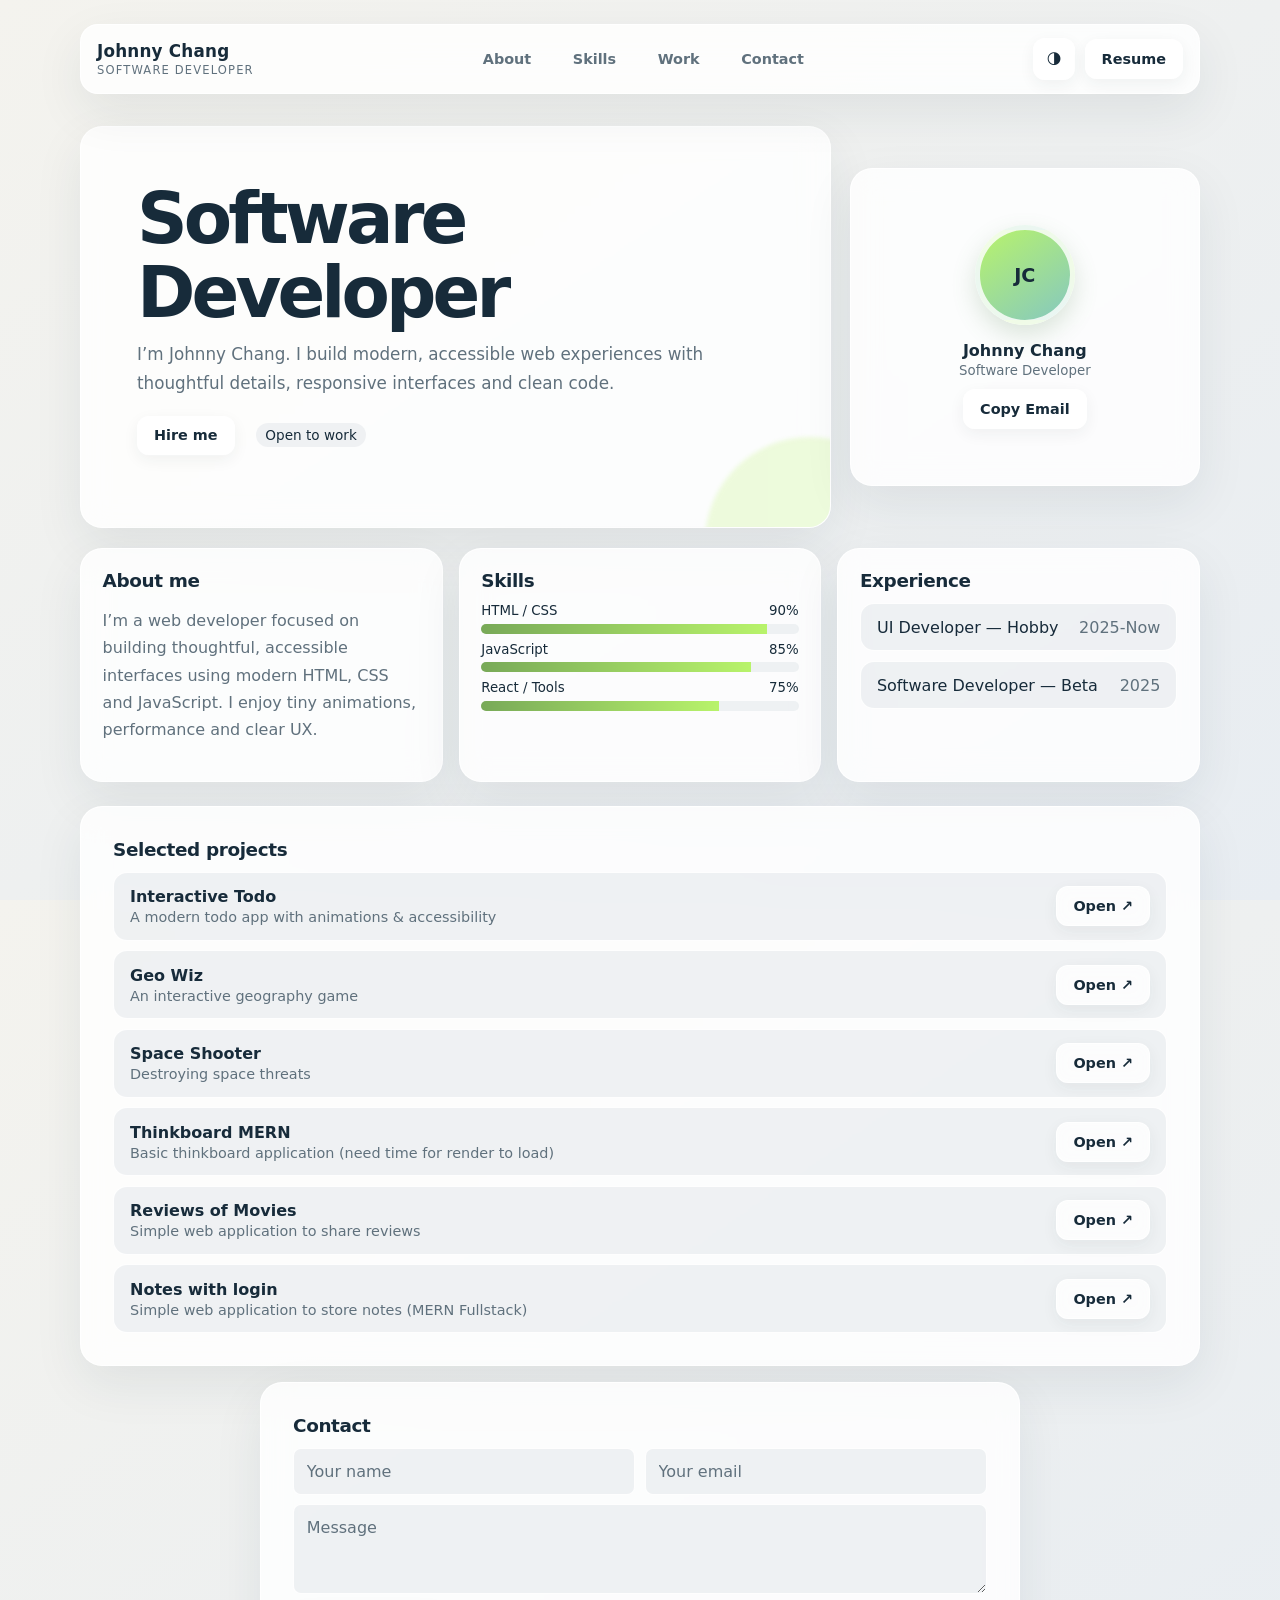
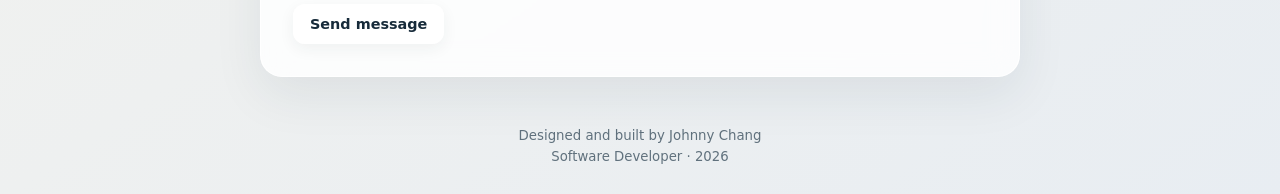
<file: index.html>
<!doctype html>
<html lang="en">
<head>
  <meta charset="utf-8" />
  <meta name="viewport" content="width=device-width,initial-scale=1" />
  <title>Johnny Chang — Software Developer</title>
  <meta name="description" content="Johnny Chang is a software developer building thoughtful, accessible web experiences." />
  <style>
    :root{
      --bg: linear-gradient(135deg,#e6e0d4 0%, #f7efe6 100%);
      --glass: rgba(255,255,255,0.55);
      --glass-2: rgba(255,255,255,0.12);
      --accent:  #3f3f76;
      --muted: #6b6b6b;
      --radius: 14px;
      --max-width: 1100px;
      --glass-border: rgba(255,255,255,0.6);
    }
    [data-theme='dark']{
      --bg: linear-gradient(135deg,#0f1020 0%, #111227 100%);
      --glass: rgba(255,255,255,0.03);
      --glass-2: rgba(255,255,255,0.04);
      --accent: #7bd389;
      --muted: #9aa0b4;
      --glass-border: rgba(255,255,255,0.06);
    }

    *{box-sizing:border-box}
    html,body{height:100%;}
    body{
      margin:0;
      min-height:100%;
      font-family: Inter, system-ui, -apple-system, 'Segoe UI', Roboto, 'Helvetica Neue', Arial;
      background: var(--bg);
      -webkit-font-smoothing:antialiased;
      -moz-osx-font-smoothing:grayscale;
      color: var(--accent);
      display:flex;
      justify-content:center;
      padding:3rem 1rem;
    }

    .wrap{
      width:100%;
      max-width:var(--max-width);
    }

    header{
      display:flex;
      align-items:center;
      justify-content:space-between;
      gap:1rem;
      margin-bottom:2rem;
    }

    nav{display:flex;gap:1rem;align-items:center}
    .logo{
      display:flex;flex-direction:column;gap:2px;font-weight:700;letter-spacing:0.2px
    }
    .logo small{font-weight:400;color:var(--muted);font-size:.8rem}

    .nav-links a{color:var(--muted);text-decoration:none;padding:.5rem .8rem;border-radius:10px;transition:all .2s}
    .nav-links a:hover{background:var(--glass-2);color:var(--accent)}

    .controls{display:flex;align-items:center;gap:.6rem}
    .btn{
      background:var(--glass);
      border:1px solid var(--glass-border);
      padding:.5rem .8rem;border-radius:12px;cursor:pointer;
      backdrop-filter: blur(8px);
      transition:transform .15s, box-shadow .15s;
    }
    .btn:active{transform:translateY(1px)}

    /* Hero */
    .hero{
      display:grid;grid-template-columns:1fr 360px;gap:2rem;align-items:center;margin-bottom:1.5rem;
    }
    .card-hero{
      background:var(--glass);
      border:1px solid var(--glass-border);
      border-radius:var(--radius);
      padding:2rem;backdrop-filter: blur(10px);
      box-shadow: 0 6px 30px rgba(0,0,0,0.06);
    }
    h1{margin:0;font-size:1.85rem}
    .intro{color:var(--muted);margin-top:.6rem;line-height:1.5}
    .typing{color:var(--accent);font-weight:600}

    /* profile card */
    .profile{
      display:flex;flex-direction:column;align-items:center;gap:1rem;padding:1.2rem;text-align:center;
    }
    .avatar{
      width:110px;height:110px;border-radius:50%;background:linear-gradient(135deg,#9ab3ff,#a0ffd6);display:grid;place-items:center;font-weight:700;color:white;font-size:1.2rem;border:3px solid rgba(255,255,255,0.6)
    }
    .profile small{color:var(--muted)}

    /* Cards grid */
    .grid{display:grid;grid-template-columns:repeat(3,1fr);gap:1rem;margin-bottom:1.5rem}
    @media (max-width:900px){.hero{grid-template-columns:1fr;}.grid{grid-template-columns:repeat(2,1fr)}.profile{flex-direction:row;gap:1rem;padding:1rem}}
    @media (max-width:560px){.grid{grid-template-columns:1fr}}

    .glass-card{
      background:linear-gradient(180deg, rgba(255,255,255,0.45), rgba(255,255,255,0.12));
      border-radius:12px;padding:1rem;border:1px solid var(--glass-border);backdrop-filter: blur(8px);
      transition:transform .25s, box-shadow .25s;
    }
    .glass-card:hover{transform:translateY(-6px);box-shadow:0 12px 30px rgba(0,0,0,0.08)}

    .skills .bar{height:10px;border-radius:999px;background:linear-gradient(90deg,var(--glass-2),var(--glass));overflow:hidden}
    .skills .bar > i{display:block;height:100%;background:linear-gradient(90deg,var(--accent) 0%, #6bd3c5 100%);width:0;transition:width .8s ease}

    /* Experience list */
    .list{display:flex;flex-direction:column;gap:.6rem}
    .list-item{display:flex;justify-content:space-between;align-items:center;padding:.6rem;border-radius:8px;background:rgba(255,255,255,0.03);border:1px solid var(--glass-border)}

    /* Contact */
    form{display:flex;flex-direction:column;gap:.6rem}
    input,textarea{padding:.8rem;border-radius:8px;border:1px solid rgba(0,0,0,0.06);resize:vertical}
    textarea{min-height:90px}

    /* Footer */
    footer{margin-top:1.5rem;text-align:center;color:var(--muted)}

    /* small utilities */
    .chip{display:inline-block;padding:.25rem .6rem;border-radius:999px;background:rgba(0,0,0,0.04);font-size:.85rem}

    /* modal */
    .modal{position:fixed;inset:0;display:none;place-items:center;background:linear-gradient(180deg, rgba(0,0,0,0.25), rgba(0,0,0,0.45));}
    .modal.open{display:grid}
    .modal-card{width:90%;max-width:720px;background:var(--glass);padding:1.2rem;border-radius:12px;border:1px solid var(--glass-border);}

    /* toast */
    .toast{position:fixed;right:1rem;bottom:1rem;background:var(--accent);color:white;padding:.6rem 1rem;border-radius:10px;box-shadow:0 8px 20px rgba(0,0,0,0.2);display:none}
    .toast.show{display:inline-block}

    /* accessibility focus */
    a:focus,button:focus,input:focus,select:focus{outline:3px solid rgba(123,211,137,0.18);outline-offset:2px}

    :root{
      --bg:linear-gradient(145deg,#f4f3ee 0%,#e8edf2 100%);
      --glass:rgba(255,255,255,.82);
      --glass-2:rgba(79,98,125,.08);
      --accent:#172b3a;
      --muted:#60717d;
      --glass-border:rgba(255,255,255,.9);
      --radius:22px;
      --max-width:1120px;
      --highlight:#b8f36b;
      --shadow:0 18px 50px rgba(27,45,59,.08);
    }
    [data-theme='dark']{
      --bg:linear-gradient(145deg,#111a20 0%,#17242b 100%);
      --glass:rgba(31,46,54,.88);
      --glass-2:rgba(255,255,255,.06);
      --accent:#f0f5f2;
      --muted:#a4b4bb;
      --glass-border:rgba(255,255,255,.09);
      --highlight:#b8f36b;
      --shadow:0 18px 50px rgba(0,0,0,.2);
    }
    html{scroll-behavior:smooth}
    body{
      min-height:100vh;
      padding:1.5rem 1.25rem 3rem;
      background:var(--bg);
      color:var(--accent);
    }
    .wrap{max-width:var(--max-width)}
    header{
      position:sticky;
      top:1rem;
      z-index:5;
      padding:.8rem 1rem;
      margin-bottom:2rem;
      border:1px solid var(--glass-border);
      border-radius:18px;
      background:var(--glass);
      box-shadow:var(--shadow);
      backdrop-filter:blur(16px);
    }
    .logo{gap:.15rem}
    .logo small{font-size:.72rem;letter-spacing:.1em;text-transform:uppercase}
    .nav-links a{font-size:.9rem;font-weight:600}
    .btn{
      display:inline-flex;
      align-items:center;
      justify-content:center;
      gap:.4rem;
      color:var(--accent);
      font:inherit;
      font-size:.9rem;
      font-weight:650;
      text-decoration:none;
      padding:.68rem 1rem;
      border:1px solid var(--glass-border);
      border-radius:12px;
      background:var(--glass);
      box-shadow:0 5px 16px rgba(27,45,59,.06);
    }
    .btn:hover{transform:translateY(-2px);box-shadow:0 9px 22px rgba(27,45,59,.1)}
    .controls .btn:first-child{width:42px;height:42px;padding:.5rem}
    .hero{grid-template-columns:minmax(0,1.5fr) minmax(240px,.7fr);gap:1.2rem;margin-bottom:1.2rem}
    .card-hero,.glass-card{
      background:var(--glass);
      border:1px solid var(--glass-border);
      border-radius:var(--radius);
      box-shadow:var(--shadow);
      backdrop-filter:blur(14px);
    }
    .glass-card{background:var(--glass)}
    .card-hero{padding:clamp(1.5rem,5vw,3.5rem)}
    .card-hero:first-child{position:relative;overflow:hidden}
    .card-hero:first-child:after{
      position:absolute;
      content:"";
      width:210px;
      height:210px;
      right:-85px;
      bottom:-120px;
      border-radius:50%;
      background:var(--highlight);
      opacity:.22;
      filter:blur(2px);
    }
    h1{max-width:680px;font-size:clamp(2.4rem,6vw,4.4rem);line-height:1.05;letter-spacing:-.055em}
    .typing{color:#4d7b3a}
    [data-theme='dark'] .typing{color:var(--highlight)}
    .intro{max-width:620px;font-size:1.05rem;line-height:1.75}
    .profile{justify-content:center;min-height:250px}
    .avatar{
      width:100px;height:100px;
      color:#172b3a;
      background:linear-gradient(145deg,#b8f36b,#85c8c0);
      border:5px solid var(--glass);
      box-shadow:0 10px 24px rgba(84,130,79,.2);
    }
    .grid{grid-template-columns:repeat(3,minmax(0,1fr));gap:1rem}
    .glass-card{padding:1.35rem}
    .glass-card h3{margin:0 0 .75rem;font-size:1.15rem;letter-spacing:-.02em}
    .muted,.list-item .muted{color:var(--muted)}
    .glass-card p{line-height:1.7}
    .skills .bar{margin-top:.35rem;background:var(--glass-2)}
    .skills .bar>i{background:linear-gradient(90deg,#78a958,var(--highlight))}
    .list-item{
      gap:1rem;
      padding:.85rem 1rem;
      border:1px solid var(--glass-border);
      border-radius:14px;
      background:var(--glass-2);
    }
    #work .glass-card{padding:clamp(1.2rem,4vw,2rem)}
    #work .list-item strong{display:block;margin-bottom:.2rem}
    #contact .glass-card{max-width:760px;margin:auto;padding:clamp(1.2rem,4vw,2rem)}
    #contact form{display:grid;grid-template-columns:1fr 1fr}
    #contact textarea,#contact form>div{grid-column:1/-1}
    #contact input,#contact textarea{
      width:100%;
      color:var(--accent);
      font:inherit;
      border:1px solid var(--glass-border);
      background:var(--glass-2);
    }
    #contact input::placeholder,#contact textarea::placeholder{color:var(--muted)}
    .chip{color:var(--accent);background:var(--glass-2)}
    footer{padding:1.5rem 0}
    footer h5{margin:.35rem 0;font-weight:500}
    .modal{z-index:10;backdrop-filter:blur(8px)}
    .modal-card{color:var(--accent);box-shadow:var(--shadow)}
    .toast{z-index:20}
    a:focus-visible,button:focus-visible,input:focus-visible,textarea:focus-visible{
      outline:3px solid #78a958;
      outline-offset:3px;
    }
    @media(max-width:760px){
      body{padding:1rem .8rem 2rem}
      header{position:static;flex-wrap:wrap}
      .hero{grid-template-columns:1fr}
      .profile{flex-direction:row}
      .grid{grid-template-columns:1fr 1fr}
    }
    @media(max-width:560px){
      header{gap:.75rem}
      nav{order:3;width:100%;justify-content:space-between}
      .nav-links a{padding:.45rem .35rem;font-size:.82rem}
      .controls{margin-left:auto}
      .grid{grid-template-columns:1fr}
      #contact form{grid-template-columns:1fr}
      #contact textarea,#contact form>div{grid-column:auto}
      .list-item{gap:.6rem}
    }
    @media(prefers-reduced-motion:reduce){
      *,*::before,*::after{scroll-behavior:auto!important;animation-duration:.01ms!important;transition-duration:.01ms!important}
    }
  </style>
</head>
<body>
  <div class="wrap" id="app">
    <header>
      <div class="logo">
        <div style="font-size:1.05rem">Johnny Chang</div>
        <small>Software Developer</small>
      </div>

      <nav class="nav-links" aria-label="Main Navigation">
        <a href="#about">About</a>
        <a href="#skills">Skills</a>
        <a href="#work">Work</a>
        <a href="#contact">Contact</a>
      </nav>

      <div class="controls">
        <button class="btn" id="themeToggle" aria-pressed="false" title="Toggle theme">🌗</button>
        <button class="btn" id="resumeBtn">Resume</button>
      </div>
    </header>

    <main>
      <section class="hero">
        <div class="card-hero">
          <h1>Software Developer</h1>
          <p class="intro">I’m Johnny Chang. I build modern, accessible web experiences with thoughtful details, responsive interfaces and clean code.</p>

          <p style="margin-top:1rem"><a class="btn" href="#contact">Hire me</a> <span style="margin-left:1rem" class="chip">Open to work</span></p>
        </div>

        <aside class="card-hero profile">
          <div class="avatar">JC</div>
          <div>
            <div style="font-weight:700">Johnny Chang</div>
            <small>Software Developer</small>
            <div style="margin-top:.6rem"><button class="btn" id="copyEmail">Copy Email</button></div>
          </div>
        </aside>
      </section>

      <section id="about" class="grid">
        <div class="glass-card" id="skills">
          <h3>About me</h3>
          <p class="muted">I’m a web developer focused on building thoughtful, accessible interfaces using modern HTML, CSS and JavaScript. I enjoy tiny animations, performance and clear UX.</p>
        </div>

        <div class="glass-card">
          <h3>Skills</h3>
          <div class="skills">
            <div style="display:flex;justify-content:space-between"><small>HTML / CSS</small><small>90%</small></div>
            <div class="bar" aria-hidden><i data-width="90"></i></div>

            <div style="display:flex;justify-content:space-between;margin-top:.5rem"><small>JavaScript</small><small>85%</small></div>
            <div class="bar" aria-hidden><i data-width="85"></i></div>

            <div style="display:flex;justify-content:space-between;margin-top:.5rem"><small>React / Tools</small><small>75%</small></div>
            <div class="bar" aria-hidden><i data-width="75"></i></div>
          </div>
        </div>

        <div class="glass-card">
          <h3>Experience</h3>
          <div class="list">
            <div class="list-item"><div>UI Developer — Hobby</div><div class="muted">2025-Now</div></div>
            <div class="list-item"><div>Software Developer — Beta</div><div class="muted">2025</div></div>
          </div>
        </div>
      </section>

      <section id="work" style="margin-top:1rem">
        <div class="glass-card">
          <h3>Selected projects</h3>
          <div style="display:flex;flex-direction:column;gap:.6rem;margin-top:.6rem">
            <article class="list-item" tabindex="0">
              <div>
                <strong>Interactive Todo</strong>
                <div style="color:var(--muted);font-size:.9rem">A modern todo app with animations & accessibility</div>
              </div>
              <a class="btn" href="todo.html">Open ↗</a>
            </article>

            <article class="list-item" tabindex="0">
              <div>
                <strong>Geo Wiz</strong>
                <div style="color:var(--muted);font-size:.9rem">An interactive geography game</div>
              </div>
              <a class="btn" href="https://johnny-chang-hkr.github.io/GeoWiz.github.io/">Open ↗</a>
            </article>
            
            <article class="list-item" tabindex="0">
              <div>
                <strong>Space Shooter</strong>
                <div style="color:var(--muted);font-size:.9rem">Destroying space threats</div>
              </div>
              <a class="btn" href="shooter.html">Open ↗</a>
            </article>

            <article class="list-item" tabindex="0">
              <div>
                <strong>Thinkboard MERN</strong>
                <div style="color:var(--muted);font-size:.9rem">Basic thinkboard application (need time for render to load) </div>
              </div>
              <a class="btn" href="https://mern-thinkboard-zopz.onrender.com">Open ↗</a>
            </article>

             <article class="list-item" tabindex="0">
              <div>
                <strong>Reviews of Movies</strong>
                <div style="color:var(--muted);font-size:.9rem">Simple web application to share reviews</div>
              </div>
              <a class="btn" href="https://moviereviews-9h5m.onrender.com">Open ↗</a>
            </article>

            <article class="list-item" tabindex="0">
              <div>
                <strong>Notes with login</strong>
                <div style="color:var(--muted);font-size:.9rem">Simple web application to store notes (MERN Fullstack)</div>
              </div>
              <a class="btn" href="https://notes-login-o6tv.onrender.com">Open ↗</a>
            </article>
            
          </div>
        </div>
      </section>

      <section id="contact" style="margin-top:1rem">
        <div class="glass-card">
          <h3>Contact</h3>
          <form id="contactForm" action="https://formspree.io/f/mwprrbwa" method="POST">
            <input id="name" name="name" placeholder="Your name" required />
            <input id="email" type="email" name="email" placeholder="Your email" required />
            <textarea id="msg" name="message" placeholder="Message" required></textarea>
            <div style="display:flex;gap:.5rem;align-items:center">
            <button class="btn" type="submit">Send message</button>
            <small id="formMsg" style="color:var(--muted)"></small>
          </div>
        </form>
        </div>
      </section>

      <footer>
        <small>Designed and built by Johnny Chang</small>
        <h5>Software Developer · 2026</h5>
      </footer>

    </main>
  </div>

  <!-- Resume modal -->
  <div class="modal" id="modal">
    <div class="modal-card">
      <h3>Resume — Johnny Chang</h3>
      <p>Brief resume content or link to PDF can go here.</p>
      <div style="display:flex;gap:.6rem;justify-content:flex-end;margin-top:1rem">
        <button class="btn" id="closeModal">Close</button>
      </div>
    </div>
  </div>

  <div class="toast" id="toast">Message sent ✓</div>

  <script>
    // Simple interactions: theme toggle, typing, skill bars, contact form, resume modal
    const root = document.documentElement;
    const themeToggle = document.getElementById('themeToggle');
    const bars = document.querySelectorAll('.skills .bar > i');
    const contactForm = document.getElementById('contactForm');
    const toast = document.getElementById('toast');
    const resumeBtn = document.getElementById('resumeBtn');
    const modal = document.getElementById('modal');
    const closeModal = document.getElementById('closeModal');
    const copyEmail = document.getElementById('copyEmail');

    // Load theme from localStorage
    const savedTheme = localStorage.getItem('theme');
    if(savedTheme) document.documentElement.setAttribute('data-theme', savedTheme);

    themeToggle.addEventListener('click', ()=>{
      const cur = document.documentElement.getAttribute('data-theme');
      const next = cur === 'dark' ? 'light' : 'dark';
      document.documentElement.setAttribute('data-theme', next);
      localStorage.setItem('theme', next);
      themeToggle.setAttribute('aria-pressed', next === 'dark');
    });

    // animate skills after load
    window.addEventListener('load', ()=>{
      bars.forEach(b => {
        const w = b.dataset.width;
        requestAnimationFrame(()=>{b.style.width = w + '%';});
      });
    });

    // contact form (fake send)
contactForm.addEventListener('submit', (e) => {
    e.preventDefault();
    fetch(contactForm.action, {
        method: 'POST',
        body: new FormData(contactForm),
        headers: { 'Accept': 'application/json' }
    }).then(response => {
        if(response.ok){
            showToast('Message sent ✓');
            contactForm.reset();
        } else {
            showToast('Failed to send, try again.');
        }
    }).catch(() => showToast('Failed to send, try again.'));
});

    function showToast(text){
      toast.textContent = text;
      toast.classList.add('show');
      setTimeout(()=>toast.classList.remove('show'),2500);
    }

    // modal
    resumeBtn.addEventListener('click', ()=>{modal.classList.add('open')});
    closeModal.addEventListener('click', ()=>{modal.classList.remove('open')});
    modal.addEventListener('click', (e)=>{if(e.target===modal) modal.classList.remove('open')});

    // copy email
    copyEmail.addEventListener('click', async ()=>{
      try{ await navigator.clipboard.writeText('johnnydinhchang@gmail.com'); showToast('Email copied'); }
      catch(e){ showToast('Copy not supported'); }
    });

    // Smooth scroll for nav links
    document.querySelectorAll('nav a[href^="#"]').forEach(a=>{
      a.addEventListener('click', (e)=>{
        e.preventDefault();
        document.querySelector(a.getAttribute('href')).scrollIntoView({behavior:'smooth',block:'start'});
      })
    });

    // small accessibility: focus outlines for keyboard users
    (function(){
      const handleFirstTab = (e)=>{ if(e.key === 'Tab'){ document.body.classList.add('user-tabbing'); window.removeEventListener('keydown', handleFirstTab); }};
      window.addEventListener('keydown', handleFirstTab);
    })();
  </script>
</body>
</html>
</file>
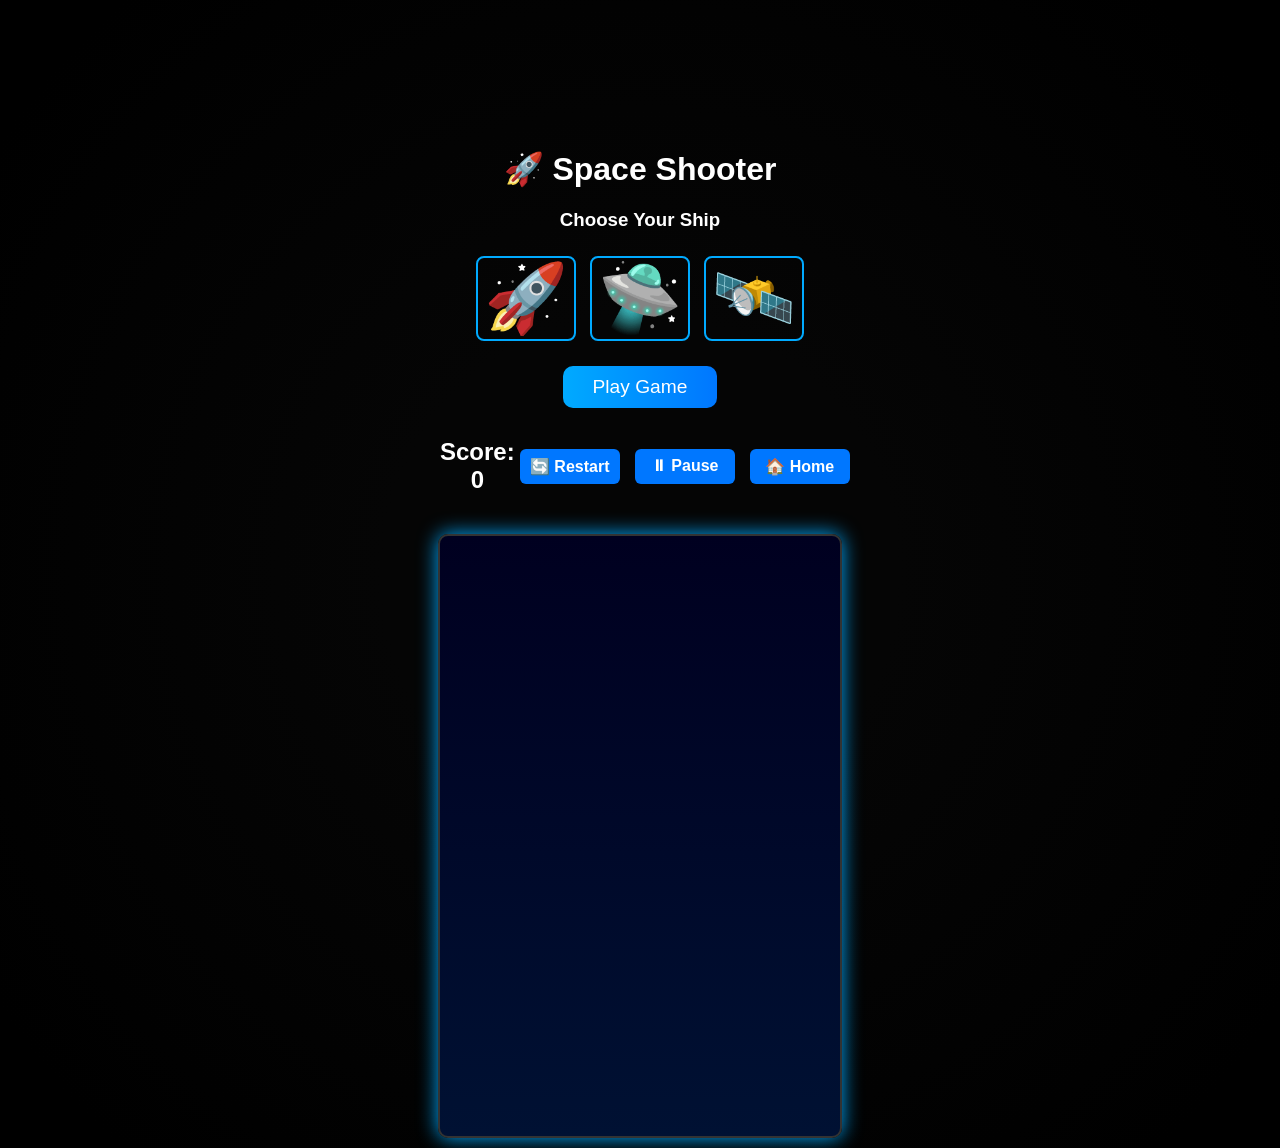
<file: shooter.html>
<!DOCTYPE html>
<html lang="en">
<head>
  <meta charset="UTF-8" />
  <meta name="viewport" content="width=device-width, initial-scale=1.0" />
  <title>🚀 Space Shooter</title>
  <link rel="stylesheet" href="shooter.css" />
</head>
<body>
<div id="homeScreen">
    <h1>🚀 Space Shooter</h1>
    <h3>Choose Your Ship</h3>
    <div id="playerSelect">
        <button class="ship-btn" data-ship="🚀">🚀</button>
        <button class="ship-btn" data-ship="🛸">🛸</button>
        <button class="ship-btn" data-ship="🛰️">🛰️</button>
    </div>
    <button id="startBtn">Play Game</button>
</div>

  <div id="gameUI" class="hidden">
    <div id="topBar">
      <h2>Score: <span id="score">0</span></h2>
      <div id="controls">
        <button id="restartBtn">🔄 Restart</button>
        <button id="pauseBtn">⏸ Pause</button>
        <a href="index.html">
        <button id="homeBtn">🏠 Home</button>
        </a>
      </div>
    </div>

    <div id="gameArea">
      <div id="player"></div>
    </div>
  </div>

  <script src="shooter.js"></script>
</body>
</html>
</file>
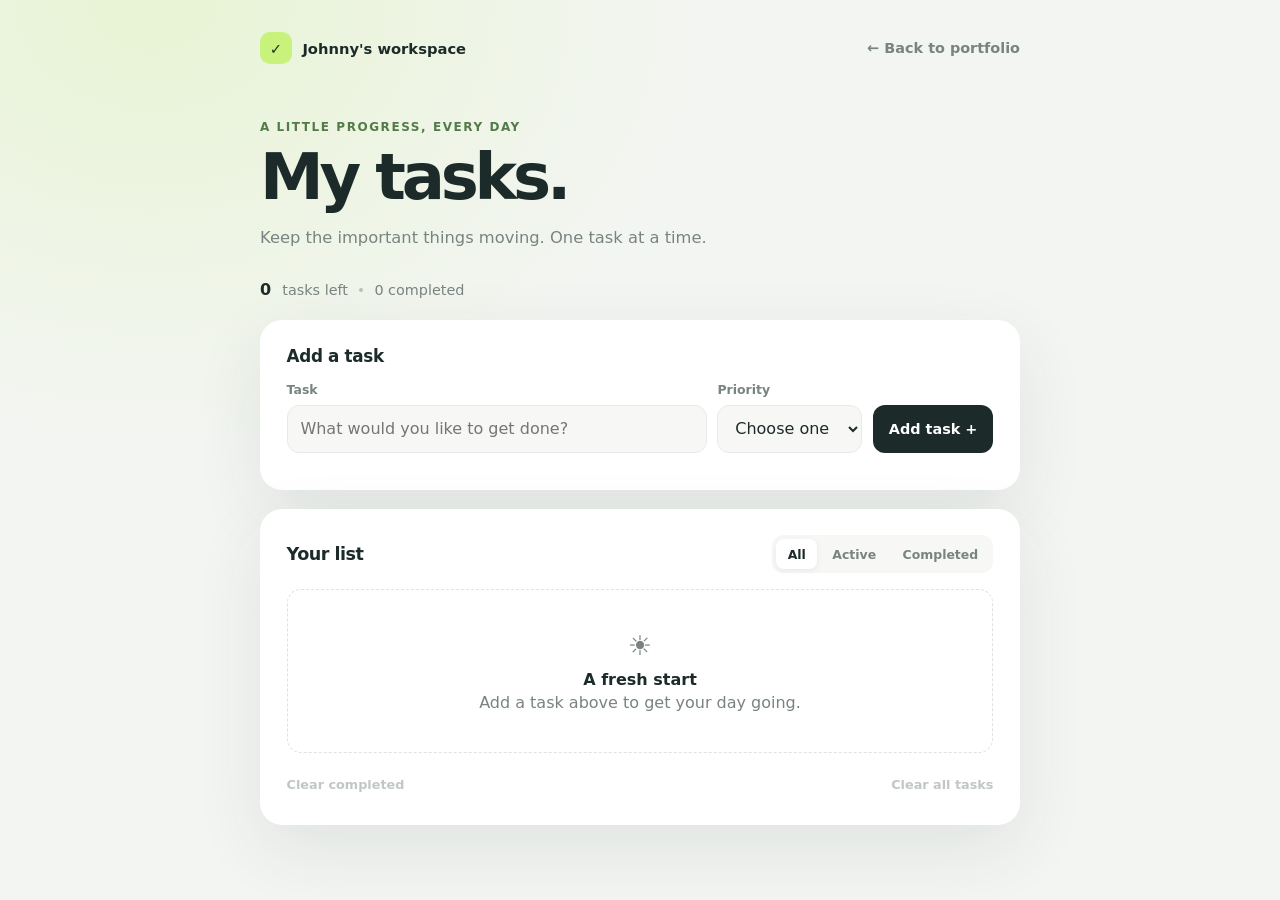
<file: todo.html>
<!doctype html>
<html lang="en">

<head>
  <meta charset="utf-8">
  <meta name="viewport" content="width=device-width, initial-scale=1">
  <meta name="theme-color" content="#f3f5f2">
  <title>My Tasks — Johnny Chang</title>
  <style>
    :root {
      color-scheme: light;
      --page: #f3f5f2;
      --surface: #fff;
      --surface-soft: #f7f8f6;
      --text: #1c2b2a;
      --muted: #788480;
      --line: #e7ece8;
      --accent: #527b48;
      --accent-dark: #3d6036;
      --lime: #c7f27c;
      --danger: #b94a48;
      --shadow: 0 24px 70px rgba(35, 57, 45, .09);
    }

    * { box-sizing: border-box; }

    body {
      min-height: 100vh;
      margin: 0;
      padding: 2rem 1rem 4rem;
      background:
        radial-gradient(ellipse at 12% 0%, rgba(199, 242, 124, .25), transparent 35rem),
        var(--page);
      color: var(--text);
      font-family: Inter, ui-sans-serif, system-ui, -apple-system, "Segoe UI", sans-serif;
      -webkit-font-smoothing: antialiased;
    }

    button, input, select { font: inherit; }
    button { color: inherit; }

    .app { width: min(100%, 760px); margin: 0 auto; }

    .topbar {
      display: flex;
      align-items: center;
      justify-content: space-between;
      margin-bottom: 3.5rem;
    }

    .brand {
      display: flex;
      align-items: center;
      gap: .65rem;
      color: var(--text);
      font-size: .92rem;
      font-weight: 750;
      text-decoration: none;
    }

    .brand-mark {
      display: grid;
      width: 2rem;
      height: 2rem;
      place-items: center;
      border-radius: 10px;
      background: var(--lime);
      color: #23351c;
    }

    .back-link {
      color: var(--muted);
      font-size: .9rem;
      font-weight: 600;
      text-decoration: none;
    }
    .back-link:hover { color: var(--accent-dark); }

    .eyebrow {
      margin: 0 0 .7rem;
      color: var(--accent);
      font-size: .75rem;
      font-weight: 750;
      letter-spacing: .13em;
      text-transform: uppercase;
    }

    h1 {
      margin: 0;
      font-size: clamp(2.4rem, 8vw, 4rem);
      letter-spacing: -.065em;
      line-height: 1;
    }

    .subtitle {
      margin: 1rem 0 0;
      color: var(--muted);
      font-size: 1.02rem;
      line-height: 1.6;
    }

    .summary {
      display: flex;
      align-items: center;
      gap: .7rem;
      margin: 1.8rem 0 1.3rem;
      color: var(--muted);
      font-size: .9rem;
    }

    .summary strong { color: var(--text); font-size: 1rem; }
    .summary-dot { width: 4px; height: 4px; border-radius: 50%; background: #b5c0ba; }

    .panel {
      padding: clamp(1.1rem, 4vw, 1.6rem);
      border: 1px solid rgba(255,255,255,.9);
      border-radius: 22px;
      background: var(--surface);
      box-shadow: var(--shadow);
    }

    .form-title { margin: 0 0 1rem; font-size: 1.05rem; letter-spacing: -.02em; }

    .task-form {
      display: grid;
      grid-template-columns: minmax(0, 1fr) 145px auto;
      align-items: end;
      gap: .65rem;
    }

    .field { display: grid; gap: .45rem; }
    .field label { color: var(--muted); font-size: .78rem; font-weight: 650; }

    .field input, .field select {
      width: 100%;
      min-height: 48px;
      padding: .7rem .8rem;
      border: 1px solid var(--line);
      border-radius: 12px;
      outline: none;
      background: var(--surface-soft);
      color: var(--text);
      transition: border-color .2s, box-shadow .2s;
    }

    .field input:focus, .field select:focus {
      border-color: var(--accent);
      box-shadow: 0 0 0 3px rgba(82, 123, 72, .12);
    }

    .primary-button {
      min-height: 48px;
      padding: .7rem 1rem;
      border: 0;
      border-radius: 12px;
      background: var(--text);
      color: #fff;
      cursor: pointer;
      font-size: .9rem;
      font-weight: 700;
      transition: transform .18s, background .18s;
    }
    .primary-button:hover { transform: translateY(-1px); background: var(--accent-dark); }

    .message { min-height: 1.25rem; margin: .65rem 0 0; color: var(--danger); font-size: .85rem; }
    .message:empty { min-height: 0; }

    .list-panel { margin-top: 1.2rem; }
    .list-header {
      display: flex;
      align-items: center;
      justify-content: space-between;
      gap: 1rem;
      margin-bottom: 1rem;
    }
    .list-header h2 { margin: 0; font-size: 1.1rem; letter-spacing: -.03em; }

    .filters { display: flex; gap: .25rem; padding: .25rem; border-radius: 11px; background: var(--surface-soft); }
    .filter-button {
      padding: .45rem .7rem;
      border: 0;
      border-radius: 8px;
      background: transparent;
      color: var(--muted);
      cursor: pointer;
      font-size: .78rem;
      font-weight: 650;
    }
    .filter-button[aria-pressed="true"] { background: var(--surface); color: var(--text); box-shadow: 0 2px 6px rgba(0,0,0,.06); }

    .task-list { display: grid; gap: .6rem; margin: 0; padding: 0; list-style: none; }
    .task-item {
      display: grid;
      grid-template-columns: auto minmax(0, 1fr) auto auto;
      align-items: center;
      gap: .8rem;
      min-height: 66px;
      padding: .75rem .85rem;
      border: 1px solid var(--line);
      border-radius: 14px;
      background: var(--surface);
      animation: appear .22s ease-out;
    }

    @keyframes appear {
      from { opacity: 0; transform: translateY(5px); }
      to { opacity: 1; transform: translateY(0); }
    }

    .task-check {
      width: 19px;
      height: 19px;
      margin: 0;
      accent-color: var(--accent);
      cursor: pointer;
    }

    .task-title { overflow-wrap: anywhere; font-size: .94rem; font-weight: 650; }
    .task-item.is-complete .task-title { color: var(--muted); text-decoration: line-through; }

    .priority {
      padding: .3rem .55rem;
      border-radius: 999px;
      background: #f0f3ef;
      color: #66736b;
      font-size: .72rem;
      font-weight: 700;
    }
    .priority-high { background: #fff0ed; color: #b34f3e; }
    .priority-medium { background: #fff7df; color: #96722b; }
    .priority-low { background: #edf6e8; color: #547a46; }

    .icon-button {
      display: grid;
      width: 34px;
      height: 34px;
      place-items: center;
      border: 0;
      border-radius: 9px;
      background: transparent;
      color: #8b9690;
      cursor: pointer;
      font-size: 1.1rem;
    }
    .icon-button:hover { background: #fff0ed; color: var(--danger); }

    .empty-state {
      padding: 2.5rem 1rem;
      border: 1px dashed #dce4dd;
      border-radius: 14px;
      color: var(--muted);
      text-align: center;
    }
    .empty-icon { margin-bottom: .6rem; font-size: 1.7rem; }
    .empty-state strong { display: block; margin-bottom: .25rem; color: var(--text); }

    .list-actions { display: flex; justify-content: space-between; gap: 1rem; margin-top: 1rem; }
    .text-button {
      padding: .45rem 0;
      border: 0;
      background: none;
      color: var(--muted);
      cursor: pointer;
      font-size: .8rem;
      font-weight: 650;
    }
    .text-button:hover:not(:disabled) { color: var(--accent-dark); }
    .text-button:disabled { cursor: default; opacity: .45; }

    button:focus-visible, a:focus-visible, input:focus-visible, select:focus-visible {
      outline: 3px solid rgba(82, 123, 72, .35);
      outline-offset: 3px;
    }

    @media (max-width: 600px) {
      body { padding: 1.2rem .8rem 3rem; }
      .topbar { margin-bottom: 2.6rem; }
      .task-form { grid-template-columns: 1fr 1fr; }
      .field:first-child { grid-column: 1 / -1; }
      .primary-button { grid-column: 1 / -1; }
      .list-header { align-items: flex-start; flex-direction: column; }
      .filters { width: 100%; }
      .filter-button { flex: 1; }
      .task-item { grid-template-columns: auto minmax(0, 1fr) auto; gap: .65rem; }
      .priority { grid-column: 2; grid-row: 2; justify-self: start; }
      .icon-button { grid-column: 3; grid-row: 1 / span 2; }
    }

    @media (prefers-reduced-motion: reduce) {
      *, *::before, *::after { animation-duration: .01ms !important; transition-duration: .01ms !important; }
    }
  </style>
</head>

<body>
  <main class="app">
    <header class="topbar">
      <a class="brand" href="index.html"><span class="brand-mark" aria-hidden="true">✓</span> Johnny's workspace</a>
      <a class="back-link" href="index.html">← Back to portfolio</a>
    </header>

    <section aria-labelledby="pageTitle">
      <p class="eyebrow">A little progress, every day</p>
      <h1 id="pageTitle">My tasks<span aria-hidden="true">.</span></h1>
      <p class="subtitle">Keep the important things moving. One task at a time.</p>
      <div class="summary" aria-live="polite">
        <strong id="remainingCount">0</strong><span id="remainingLabel">tasks left</span>
        <span class="summary-dot" aria-hidden="true"></span>
        <span id="completedCount">0 completed</span>
      </div>
    </section>

    <section class="panel" aria-labelledby="addHeading">
      <h2 class="form-title" id="addHeading">Add a task</h2>
      <form class="task-form" id="taskForm">
        <div class="field">
          <label for="taskTitle">Task</label>
          <input id="taskTitle" name="title" required minlength="4" maxlength="120" placeholder="What would you like to get done?" autocomplete="off">
        </div>
        <div class="field">
          <label for="taskPriority">Priority</label>
          <select id="taskPriority" name="priority" required>
            <option value="" selected disabled>Choose one</option>
            <option value="Low">Low</option>
            <option value="Medium">Medium</option>
            <option value="High">High</option>
          </select>
        </div>
        <button class="primary-button" type="submit">Add task <span aria-hidden="true">+</span></button>
      </form>
      <p class="message" id="formMessage" role="status"></p>
    </section>

    <section class="panel list-panel" aria-labelledby="listHeading">
      <div class="list-header">
        <h2 id="listHeading">Your list</h2>
        <div class="filters" role="group" aria-label="Filter tasks">
          <button class="filter-button" type="button" data-filter="all" aria-pressed="true">All</button>
          <button class="filter-button" type="button" data-filter="active" aria-pressed="false">Active</button>
          <button class="filter-button" type="button" data-filter="completed" aria-pressed="false">Completed</button>
        </div>
      </div>
      <ul class="task-list" id="taskList" aria-live="polite"></ul>
      <div class="list-actions">
        <button class="text-button" id="clearCompleted" type="button">Clear completed</button>
        <button class="text-button" id="clearAll" type="button">Clear all tasks</button>
      </div>
    </section>
  </main>

  <script>
    const STORAGE_KEY = "johnny-todo-tasks";
    const form = document.getElementById("taskForm");
    const titleInput = document.getElementById("taskTitle");
    const prioritySelect = document.getElementById("taskPriority");
    const taskList = document.getElementById("taskList");
    const message = document.getElementById("formMessage");
    const remainingCount = document.getElementById("remainingCount");
    const remainingLabel = document.getElementById("remainingLabel");
    const completedCount = document.getElementById("completedCount");
    const clearCompletedButton = document.getElementById("clearCompleted");
    const clearAllButton = document.getElementById("clearAll");
    const filterButtons = document.querySelectorAll("[data-filter]");
    let activeFilter = "all";
    let tasks = loadTasks();

    function loadTasks() {
      const stored = localStorage.getItem(STORAGE_KEY);
      if (!stored) return [];

      try {
        const parsed = JSON.parse(stored);
        if (!Array.isArray(parsed)) throw new TypeError("Saved tasks must be a list.");
        return parsed.filter(task =>
          task &&
          typeof task.id === "string" &&
          typeof task.title === "string" &&
          typeof task.priority === "string" &&
          typeof task.completed === "boolean"
        );
      } catch (error) {
        console.error("Could not read saved tasks.", error);
        message.textContent = "Saved tasks could not be loaded. Add a task to start a new list.";
        return [];
      }
    }

    function saveTasks() {
      try {
        localStorage.setItem(STORAGE_KEY, JSON.stringify(tasks));
        message.textContent = "";
      } catch (error) {
        console.error("Could not save tasks.", error);
        message.textContent = "Your changes could not be saved in this browser.";
      }
    }

    function updateSummary() {
      const remaining = tasks.filter(task => !task.completed).length;
      const completed = tasks.length - remaining;
      remainingCount.textContent = remaining;
      remainingLabel.textContent = remaining === 1 ? "task left" : "tasks left";
      completedCount.textContent = `${completed} completed`;
      clearCompletedButton.disabled = completed === 0;
      clearAllButton.disabled = tasks.length === 0;
    }

    function renderTasks() {
      taskList.replaceChildren();
      const visibleTasks = tasks.filter(task => {
        if (activeFilter === "active") return !task.completed;
        if (activeFilter === "completed") return task.completed;
        return true;
      });

      if (visibleTasks.length === 0) {
        const empty = document.createElement("li");
        empty.className = "empty-state";
        const icon = document.createElement("div");
        icon.className = "empty-icon";
        icon.setAttribute("aria-hidden", "true");
        icon.textContent = activeFilter === "completed" ? "✦" : "☀";
        const title = document.createElement("strong");
        title.textContent = activeFilter === "completed" ? "Nothing completed yet" : activeFilter === "active" ? "All caught up!" : "A fresh start";
        const detail = document.createElement("span");
        detail.textContent = activeFilter === "completed" ? "Finished tasks will show up here." : activeFilter === "active" ? "There are no tasks left to do." : "Add a task above to get your day going.";
        empty.append(icon, title, detail);
        taskList.append(empty);
      } else {
        const fragment = document.createDocumentFragment();
        visibleTasks.forEach(task => {
          const item = document.createElement("li");
          item.className = `task-item${task.completed ? " is-complete" : ""}`;

          const checkbox = document.createElement("input");
          checkbox.className = "task-check";
          checkbox.type = "checkbox";
          checkbox.checked = task.completed;
          checkbox.dataset.id = task.id;
          checkbox.setAttribute("aria-label", `${task.completed ? "Mark as active" : "Complete"}: ${task.title}`);

          const title = document.createElement("span");
          title.className = "task-title";
          title.textContent = task.title;

          const priority = document.createElement("span");
          priority.className = `priority priority-${task.priority.toLowerCase()}`;
          priority.textContent = task.priority;

          const remove = document.createElement("button");
          remove.className = "icon-button";
          remove.type = "button";
          remove.dataset.removeId = task.id;
          remove.setAttribute("aria-label", `Delete ${task.title}`);
          remove.title = "Delete task";
          remove.textContent = "×";

          item.append(checkbox, title, priority, remove);
          fragment.append(item);
        });
        taskList.append(fragment);
      }

      updateSummary();
    }

    form.addEventListener("submit", event => {
      event.preventDefault();
      const title = titleInput.value.trim();
      const priority = prioritySelect.value;

      if (title.length < 4) {
        message.textContent = "Task titles must be at least 4 characters.";
        titleInput.focus();
        return;
      }
      if (!priority) {
        message.textContent = "Choose a priority for your task.";
        prioritySelect.focus();
        return;
      }

      tasks.unshift({
        id: `${Date.now()}-${Math.random().toString(36).slice(2)}`,
        title,
        priority,
        completed: false
      });
      form.reset();
      activeFilter = "all";
      updateFilterButtons();
      saveTasks();
      renderTasks();
      titleInput.focus();
    });

    taskList.addEventListener("change", event => {
      if (!event.target.matches(".task-check")) return;
      const task = tasks.find(item => item.id === event.target.dataset.id);
      if (!task) return;
      task.completed = event.target.checked;
      saveTasks();
      renderTasks();
    });

    taskList.addEventListener("click", event => {
      const removeButton = event.target.closest("[data-remove-id]");
      if (!removeButton) return;
      tasks = tasks.filter(task => task.id !== removeButton.dataset.removeId);
      saveTasks();
      renderTasks();
    });

    function updateFilterButtons() {
      filterButtons.forEach(button => {
        button.setAttribute("aria-pressed", String(button.dataset.filter === activeFilter));
      });
    }

    filterButtons.forEach(button => {
      button.addEventListener("click", () => {
        activeFilter = button.dataset.filter;
        updateFilterButtons();
        renderTasks();
      });
    });

    clearCompletedButton.addEventListener("click", () => {
      tasks = tasks.filter(task => !task.completed);
      saveTasks();
      renderTasks();
    });

    clearAllButton.addEventListener("click", () => {
      tasks = [];
      saveTasks();
      renderTasks();
    });

    renderTasks();
  </script>
</body>

</html>
</file>
<file: shooter.css>
body {
  margin: 0;
  text-align: center;
  font-family: 'Poppins', sans-serif;
  background: radial-gradient(circle at center, #050505 30%, #000 90%);
  color: white;
  overflow: hidden;
}

.hidden {
  display: none;
}

/* ---------- Home Screen ---------- */
#homeScreen {
  margin-top: 150px;
}

#startBtn {
  font-size: 1.2rem;
  padding: 10px 30px;
  border: none;
  border-radius: 10px;
  background: linear-gradient(90deg, #00aaff, #0077ff);
  color: white;
  cursor: pointer;
  transition: transform 0.2s ease;
}

#startBtn:hover {
  transform: scale(1.1);
}

/* ---------- Game Screen ---------- */
#gameUI {
  display: flex;
  flex-direction: column;
  align-items: center;
}

#topBar {
  width: 400px;
  display: flex;
  justify-content: space-between;
  align-items: center;
  margin: 10px auto;
}
#controls {
  display: flex;
  justify-content: center; /* center all buttons horizontally */
  gap: 10px;               /* space between buttons */
  margin: 10px 0;
}
#controls button {
  background: #0077ff;
  color: white;
  border: none;
  padding: 8px 0;       /* top/bottom padding */
  width: 100px;          /* same width for all buttons */
  border-radius: 6px;
  margin-left: 5px;
  cursor: pointer;
  font-weight: bold;
  font-size: 1rem;
  text-align: center;    /* center the emoji/text inside */
  transition: transform 0.2s ease, background 0.2s ease;
}

#controls button:hover {
  background: #00aaff;
  transform: scale(1.1);
}

#gameArea {
  position: relative;
  width: 400px;
  height: 600px;
  background: linear-gradient(180deg, #000020, #001133);
  border: 2px solid #333;
  margin: 10px auto;
  overflow: hidden;
  border-radius: 10px;
  box-shadow: 0 0 20px #00aaff;
}

#player, .enemy, .bullet {
  position: absolute;
  font-size: 2rem;
  text-shadow: 0 0 10px white;
  user-select: none;
}

#player {
  position: absolute;
  bottom: 20px;
  left: 180px;
  font-size: 2rem;
  text-shadow: 0 0 10px cyan;
}

#playerSelect {
  margin: 20px 0;
}

.ship-btn {
  font-size: 4.2rem;
  margin: 5px;
  border: 2px solid #00aaff;
  border-radius: 8px;
  background: transparent;
  cursor: pointer;
  transition: all 0.2s ease;
}

.ship-btn:hover {
  transform: scale(1.2);
  background: #00aaff22;
}

.ship-btn.selected {
  background: #00aaff44;
  border-color: #00ffff;
  box-shadow: 0 0 10px #00ffff;
}
</file>
